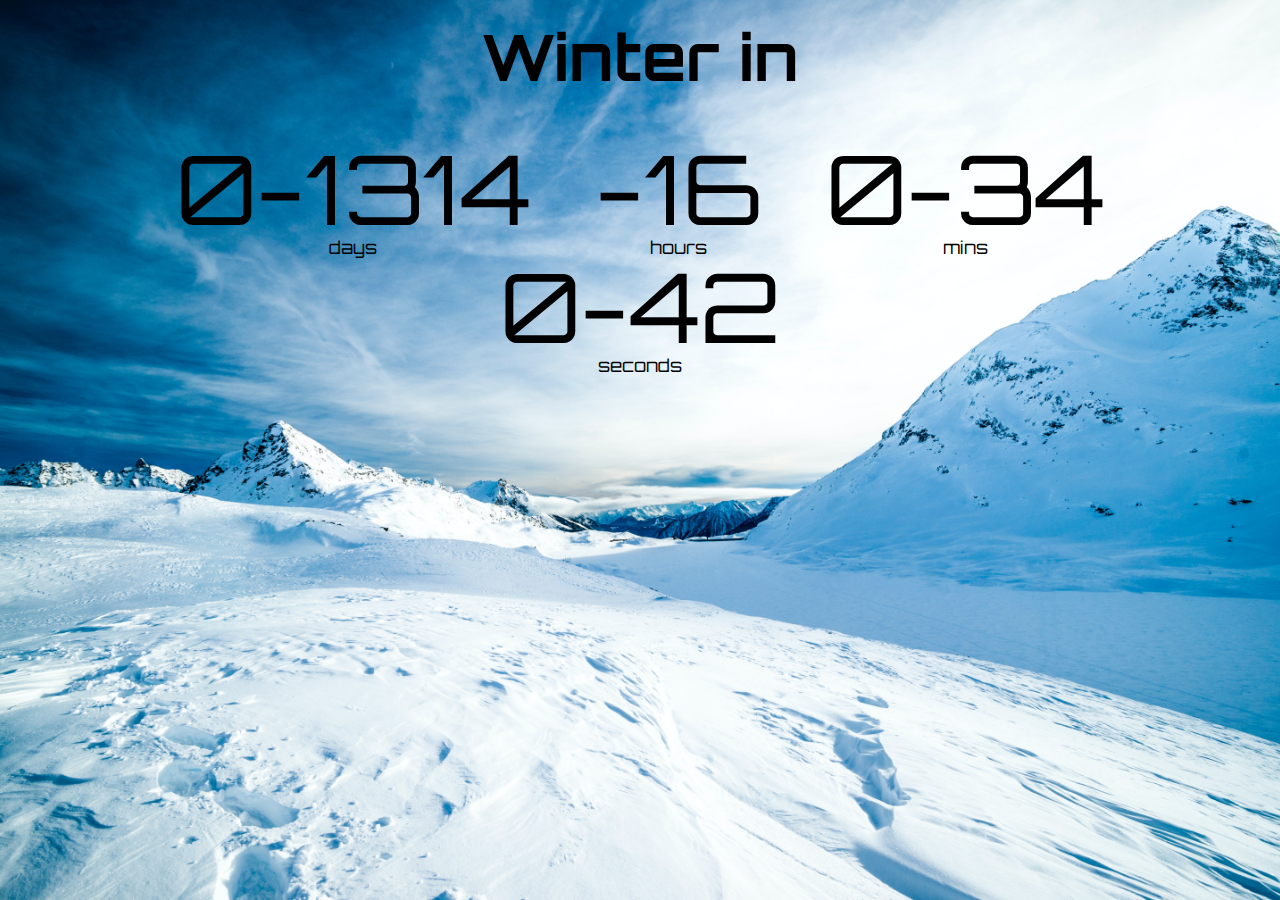
<file: Countdown/index.html>
<!DOCTYPE html>
<html lang="en">
  <head>
    <meta charset="UTF-8" />
    <meta http-equiv="X-UA-Compatible" content="IE=edge" />
    <meta name="viewport" content="width=device-width, initial-scale=1.0" />
    <title>CountDown Timer</title>
    <link rel="stylesheet" href="style.css" />
    <script src="script.js" defer></script>
  </head>
  <body>
    <h1>Winter in</h1>

    <div class="countdown-container">
      <div class="countdown-el days-c">
        <p class="big-text" id="days">0</p>
        <span>days</span>
      </div>
      <div class="countdown-el hours-c">
        <p class="big-text" id="hours">0</p>
        <span>hours</span>
      </div>
      <div class="countdown-el mins-c">
        <p class="big-text" id="mins">0</p>
        <span>mins</span>
      </div>
      <div class="countdown-el seconds-c">
        <p class="big-text" id="seconds">0</p>
        <span>seconds</span>
      </div>
    </div>
  </body>
</html>
</file>
<file: Countdown/style.css>
@import url('https://fonts.googleapis.com/css2?family=Exo:ital,wght@1,200&family=Orbitron:wght@500&display=swap');

* {
    box-sizing: border-box;
}

body {
    background-image: url(backimg.jpg);
    background-size: cover;
    background-position: center center;
    display: flex;
    flex-direction: column;
    align-items: center;

    min-height: 100vh;
    font-family: 'Orbitron', sans-serif;
    margin: 0;
}

h1 {
    font-size: 4rem;
    margin-top: 1rem ;
}

.countdown-container{
    display: flex;
    flex-wrap: wrap;
    justify-content: center;
}

.big-text {
    font-size: 6rem;
    line-height: 1;
    margin: 0 2rem;
}

.countdown-el{
    text-align: center;
}

.countdown-el span {
    font-size: 1.1rem;
}
</file>
